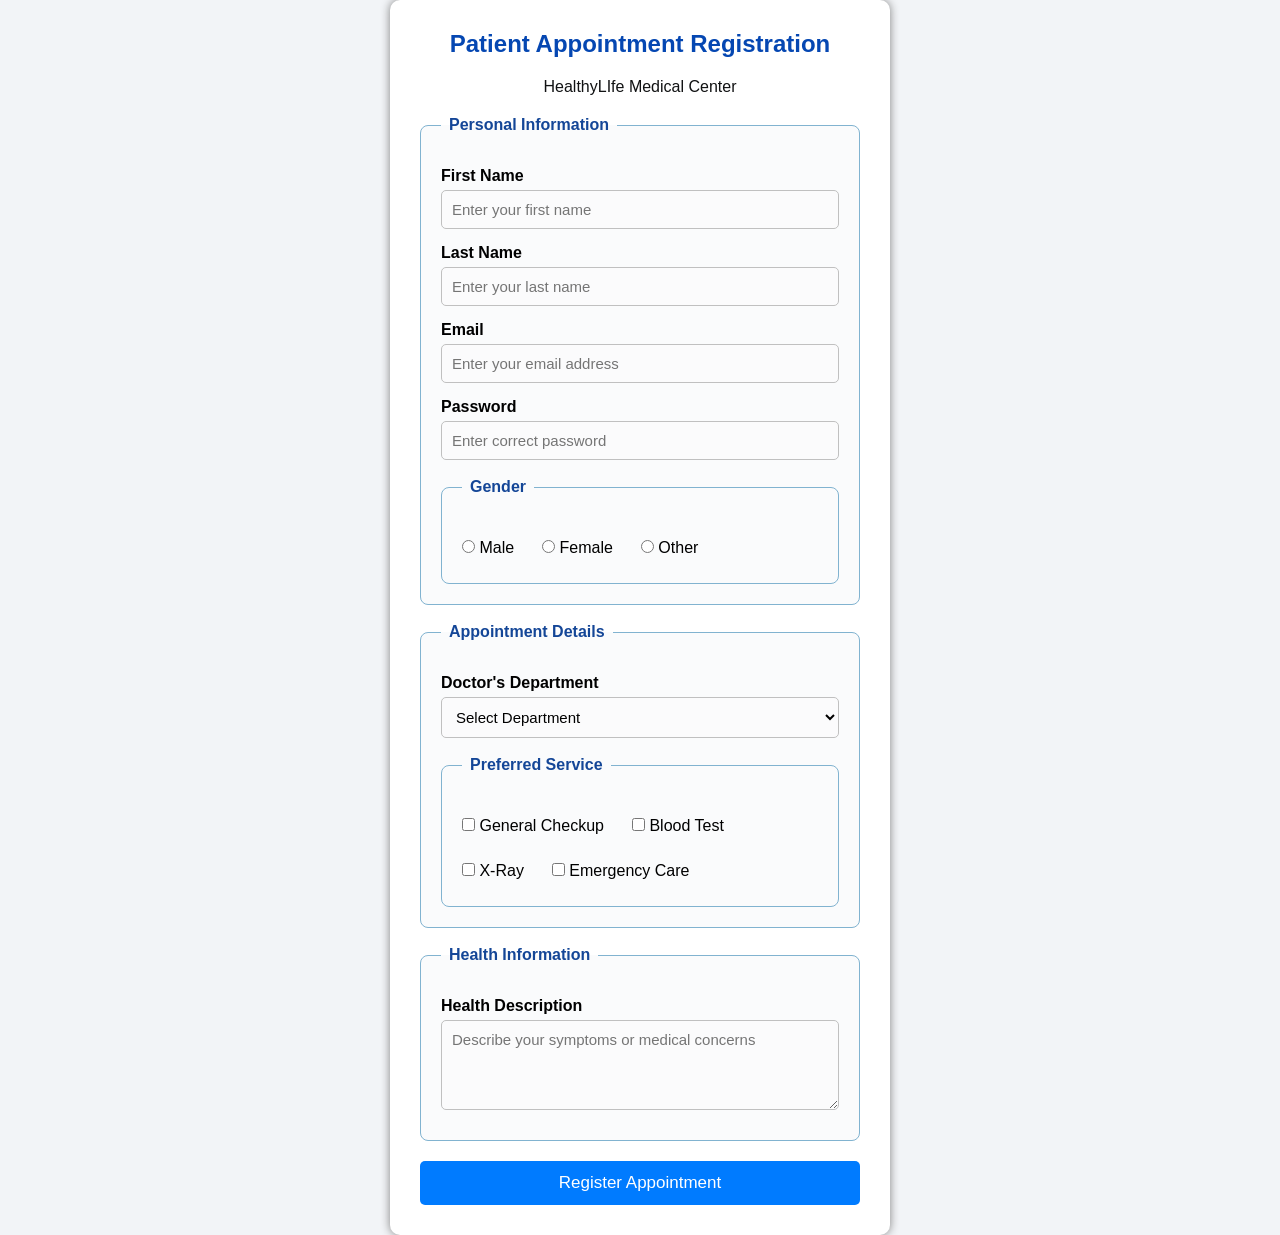
<file: Lab_Final_Mid/index.html>
<!DOCTYPE html>
<html lang="en">

<head>
    <meta charset="UTF-8">
    <meta name="viewport" content="width=device-width, initial-scale=1.0">
    <title>HealthyLife Medical Center</title>

    <link rel="stylesheet" href="style.css">
</head>

<body>

<div class="container">

<h2>Patient Appointment Registration</h2>
<p>HealthyLIfe Medical Center</p>

<form id="myForm">

<fieldset>
    <legend>Personal Information</legend>

    <label for="firstName">First Name</label>
    <input type="text" id="firstName" name="firstName" placeholder="Enter your first name">
    <small id="firstNameError" class="error"></small>

    <label for="lastName">Last Name</label>
    <input type="text" id="lastName" name="lastName" placeholder="Enter your last name">
    <small id="lastNameError" class="error"></small>

    <label for="email">Email</label>
    <input type="email" id="email" name="email" placeholder="Enter your email address">
    <small id="emailError" class="error"></small>

    <label for="password">Password</label>
    <input type="password" id="password" name="password" placeholder="Enter correct password">
    <small id="passwordError" class="error"></small>

    <fieldset>
        <legend>Gender</legend>
        <div class="radio-group">
            <label><input type="radio" name="gender" value="Male"> Male</label>
            <label><input type="radio" name="gender" value="Female"> Female</label>
            <label><input type="radio" name="gender" value="Other"> Other</label>
        </div>
        <small id="genderError" class="error"></small>
    </fieldset>
</fieldset>

<fieldset>
    <legend>Appointment Details</legend>

    <label for="department">Doctor's Department</label>
    <select id="department" name="department">
        <option value="">Select Department</option>
        <option value="Cardiology">Cardiology</option>
        <option value="Neurology">Neurology</option>
        <option value="Orthopedics">Orthopedics</option>
        <option value="Dermatology">Dermatology</option>
        
    </select>
    <small id="departmentError" class="error"></small>

    <fieldset>
        <legend>Preferred Service</legend>
        <div class="checkbox-group">
            <label><input type="checkbox" name="service" value="General Checkup"> General Checkup</label>
            <label><input type="checkbox" name="service" value="Blood Test"> Blood Test</label>
            <label><input type="checkbox" name="service" value="X-Ray"> X-Ray</label>
            <label><input type="checkbox" name="service" value="Emergency Care"> Emergency Care</label>
        </div>
        <small id="serviceError" class="error"></small>
    </fieldset>
</fieldset>

<fieldset>
    <legend>Health Information</legend>

    <label for="description">Health Description</label>
    <textarea id="description" name="description" rows="4" placeholder="Describe your symptoms or medical concerns"></textarea>
    <small id="descriptionError" class="error"></small>
</fieldset>

<button type="submit">Register Appointment</button>

</form>

</div>

<script src="script.js"></script>

</body>
</html>
</file>
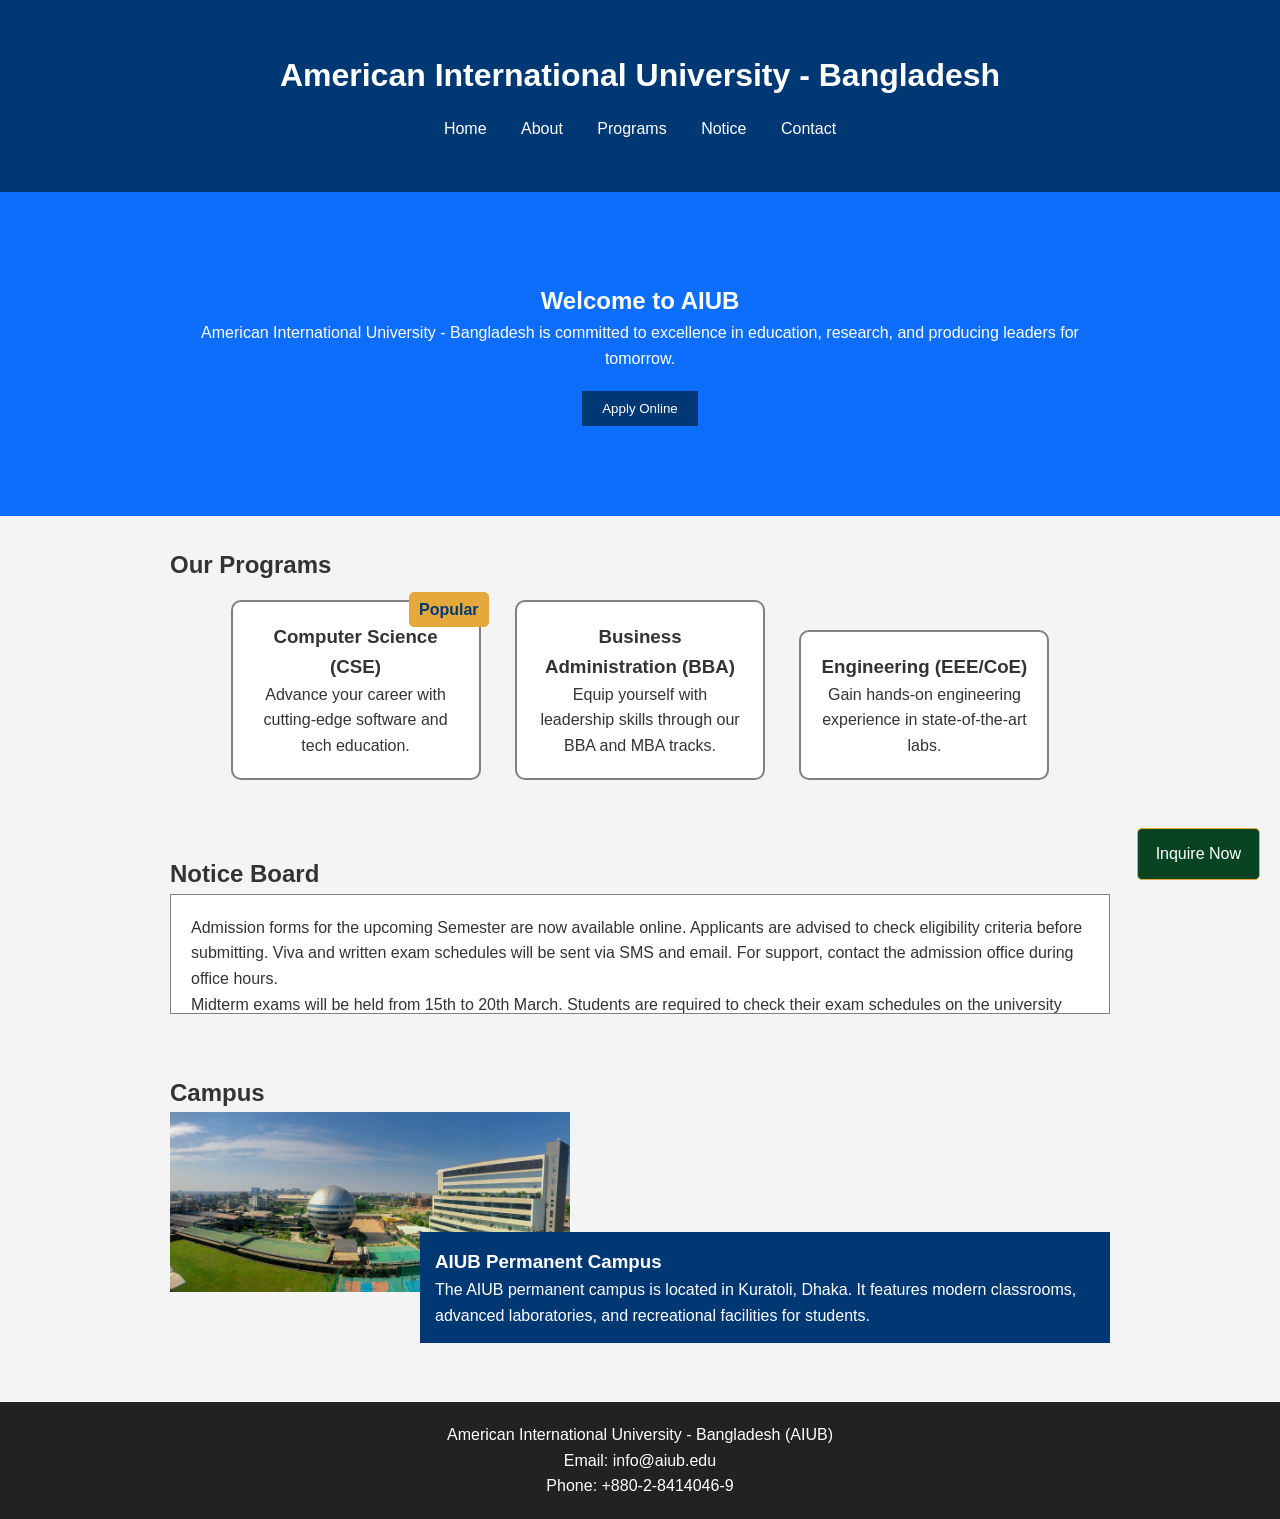
<file: Labtask4/index.html>
<!DOCTYPE html>
<html lang="en">
<head>
    <meta charset="UTF-8">
    <meta name="viewport" content="width=device-width, initial-scale=1.0">
    <title>AIUB - American International University - Bangladesh</title>
    <link rel="stylesheet" href="style.css">
</head>
<body>

    <header class="header">

        <div class="container">

        <h1> American International University - Bangladesh </h1>

            <nav class="navbar">

                <ul class="nav-list">

                    <li class="nav-item"><a href="#">Home</a></li>
                    <li class="nav-item"><a href="#">About</a></li>
                    <li class="nav-item"><a href="#">Programs</a></li>
                    <li class="nav-item"><a href="#">Notice</a></li>
                    <li class="nav-item"><a href="#">Contact</a></li>

                </ul>

            </nav>

        </div>

    </header>

    <section class="welcome">

        <div class="container">

            <h2>Welcome to AIUB</h2>

            <p>
                American International University - Bangladesh is committed to excellence 
                in education, research, and producing leaders for tomorrow.
            </p>

            <button>Apply Online</button>

        </div>

    </section>

    <section class="container">

        <h2>Our Programs</h2>

        <div class="courses">

            <div class="course-card">

                <span class="badge">Popular</span>

                <h3>Computer Science (CSE)</h3>

                <p>Advance your career with cutting-edge software and tech education.</p>

            </div>

            <div class="course-card">

                <h3>Business Administration (BBA)</h3>

                <p>Equip yourself with leadership skills through our BBA and MBA tracks.</p>

            </div>

            <div class="course-card">

                <h3>Engineering (EEE/CoE)</h3>

                <p>Gain hands-on engineering experience in state-of-the-art labs.</p>

            </div>

        </div>

    </section>

    <section class="container">

        <h2>Notice Board</h2>

        <div class="notice">

            Admission forms for the upcoming Semester are now available online.
            Applicants are advised to check eligibility criteria before submitting.
            Viva and written exam schedules will be sent via SMS and email.
            For support, contact the admission office during office hours.<br>
            Midterm exams will be held from 15th to 20th March. Students are required to check their exam schedules on the university portal.<br>
            Aiub is organizing a seminar on "Emerging Technologies in AI" on 25th March. Interested students can register online.<br>

            

        </div>

    </section>

    <section class="container">

        <h2>Campus</h2>

        <div class="campus">

            <div class="image-box">
            
            <img src="aiub-campus.jpg" alt="AIUB Permanent Campus">
            </div> 

            <div class="info-box">

                <h3>AIUB Permanent Campus</h3>

                <p>
                    The AIUB permanent campus is located in Kuratoli, Dhaka. It features modern classrooms, 
                    advanced laboratories, and recreational facilities for students.
                </p>

            </div>

        </div>

    </section>

    <a href="#" class="contact-btn">

        Inquire Now

    </a>

    <footer>

        <p>American International University - Bangladesh (AIUB)</p>

        <p>Email: info@aiub.edu</p>

        <p>Phone: +880-2-8414046-9</p>

    </footer>

</body>
</html>
</file>
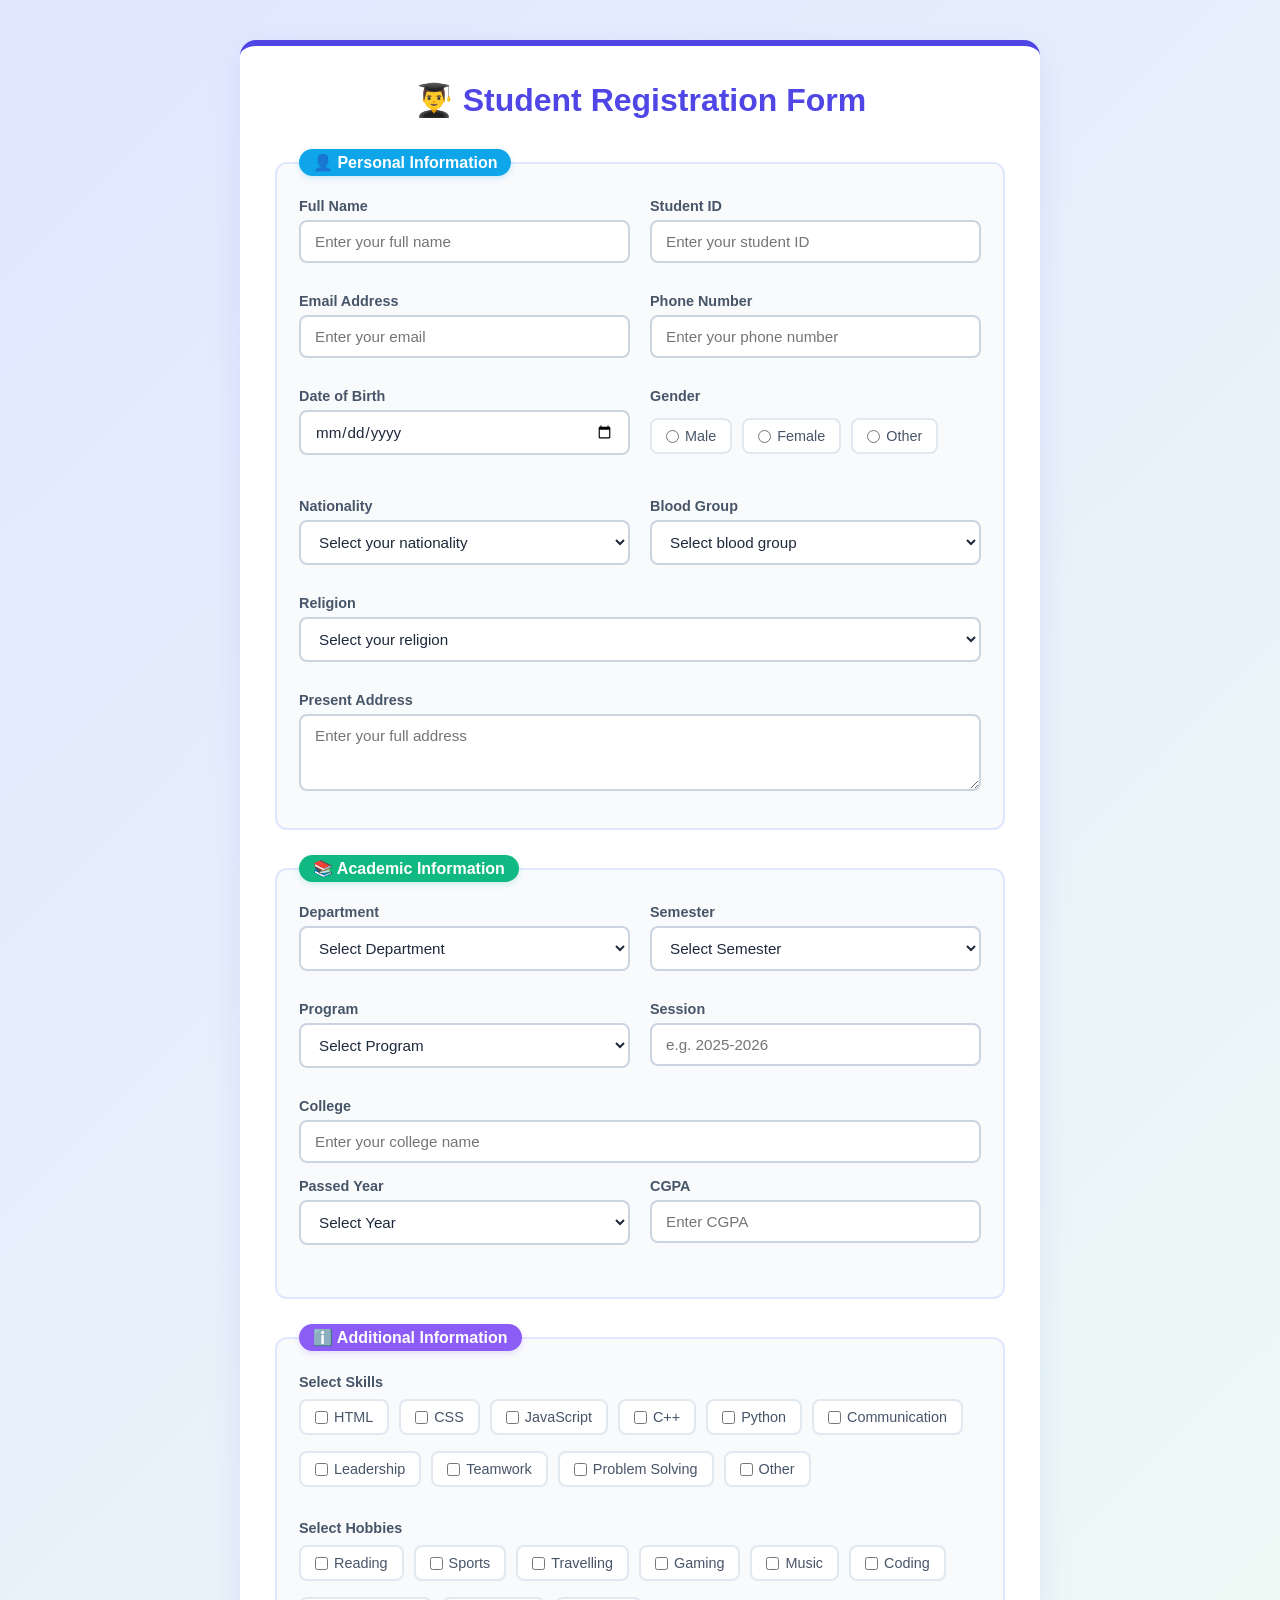
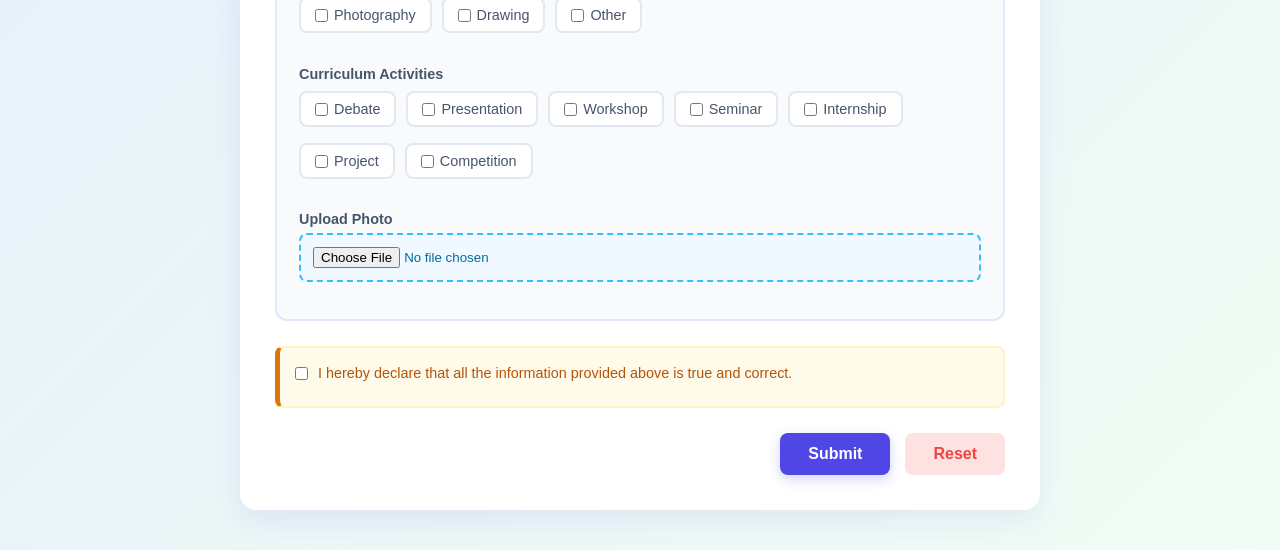
<file: Registration Form/index.html>
<!DOCTYPE html>
<html lang="en">
<head>
    <meta charset="UTF-8">
    <meta name="viewport" content="width=device-width, initial-scale=1.0">
    <title>Student Registration Form</title>
    <link rel="stylesheet" href="style.css">
</head>
<body>
    <div class="form-container">
        <h2>👨‍🎓 Student Registration Form</h2>
        
        <form action="#" method="POST">
            <!-- Personal Information Section -->
            <fieldset>
                <legend>👤 Personal Information</legend>
                
                <div class="form-row">
                    <div class="form-group">
                        <label for="fullname">Full Name</label>
                        <input type="text" id="fullname" name="fullname" placeholder="Enter your full name" required>
                    </div>
                    <div class="form-group">
                        <label for="studentid">Student ID</label>
                        <input type="text" id="studentid" name="studentid" placeholder="Enter your student ID" required>
                    </div>
                </div>

                <div class="form-row">
                    <div class="form-group">
                        <label for="email">Email Address</label>
                        <input type="email" id="email" name="email" placeholder="Enter your email" required>
                    </div>
                    <div class="form-group">
                        <label for="phone">Phone Number</label>
                        <input type="tel" id="phone" name="phone" placeholder="Enter your phone number" required>
                    </div>
                </div>

                <div class="form-row">
                    <div class="form-group">
                        <label for="dob">Date of Birth</label>
                        <input type="date" id="dob" name="dob" required>
                    </div>
                    <div class="form-group">
                        <label>Gender</label>
                        <div class="radio-group">
                            <label><input type="radio" name="gender" value="male" required> Male</label>
                            <label><input type="radio" name="gender" value="female"> Female</label>
                            <label><input type="radio" name="gender" value="other"> Other</label>
                        </div>
                    </div>
                </div>

                <div class="form-row">
                    <div class="form-group">
                        <label for="nationality">Nationality</label>
                        <select id="nationality" name="nationality" required>
                            <option value="" disabled selected>Select your nationality</option>
                            <option value="indian">Indian</option>
                            <option value="american">American</option>
                            <option value="british">British</option>
                            <option value="other">Other</option>
                        </select>
                    </div>
                    <div class="form-group">
                        <label for="bloodgroup">Blood Group</label>
                        <select id="bloodgroup" name="bloodgroup" required>
                            <option value="" disabled selected>Select blood group</option>
                            <option value="apos">A+</option>
                            <option value="aneg">A-</option>
                            <option value="bpos">B+</option>
                            <option value="bneg">B-</option>
                            <option value="abpos">AB+</option>
                            <option value="abneg">AB-</option>
                            <option value="opos">O+</option>
                            <option value="oneg">O-</option>
                        </select>
                    </div>
                </div>

                <div class="form-row">
                    <div class="form-group">
                        <label for="religion">Religion</label>
                        <select id="religion" name="religion" required>
                            <option value="" disabled selected>Select your religion</option>
                            <option value="islam">Islam</option>
                            <option value="hinduism">Hinduism</option>
                            <option value="christianity">Christianity</option>
                            <option value="buddhism">Buddhism</option>
                            <option value="sikhism">Sikhism</option>
                            <option value="judaism">Judaism</option>
                            <option value="atheism">Atheism</option>
                            <option value="other">Other</option>
                        </select>
                    </div>
                </div>

                <div class="form-group">
                    <label for="address">Present Address</label>
                    <textarea id="address" name="address" rows="3" placeholder="Enter your full address" required></textarea>
                </div>
            </fieldset>

            <!-- Academic Information Section -->
            <fieldset>
                <legend>📚 Academic Information</legend>
                
                <div class="form-row">
                    <div class="form-group">
                        <label for="department">Department</label>
                        <select id="department" name="department" required>
                            <option value="" disabled selected>Select Department</option>
                            <option value="cse">Computer Science Engineering</option>
                            <option value="it">Information Technology</option>
                            <option value="ece">Electronics & Communication</option>
                            <option value="civil">Civil Engineering</option>
                            <option value="mechanical">Mechanical Engineering</option>
                        </select>
                    </div>
                    <div class="form-group">
                        <label for="semester">Semester</label>
                        <select id="semester" name="semester" required>
                            <option value="" disabled selected>Select Semester</option>
                            <option value="1">1st Semester</option>
                            <option value="2">2nd Semester</option>
                            <option value="3">3rd Semester</option>
                            <option value="4">4th Semester</option>
                            <option value="5">5th Semester</option>
                            <option value="6">6th Semester</option>
                            <option value="7">7th Semester</option>
                            <option value="8">8th Semester</option>
                            <option value="9">9th Semester</option>
                            <option value="10">10th Semester</option>
                            <option value="11">11th Semester</option>
                            <option value="12">12th Semester</option>
                            
                        </select>
                    </div>
                </div>

                <div class="form-row">
                    <div class="form-group">
                        <label for="program">Program</label>
                        <select id="program" name="program" required>
                            <option value="" disabled selected>Select Program</option>
                            <option value="btech">B.Tech</option>
                            <option value="mtech">M.Tech</option>
                            <option value="diploma">Diploma</option>
                            <optgroup label="Other Programs">
                                <option value="mba">MBA</option>
                                <option value="msc">M.Sc</option>
                                <option value="bsc">B.Sc</option>
                                <option value="phd">PhD</option>
                            </optgroup>
                        </select>
                    </div>
                    <div class="form-group">
                        <label for="session">Session</label>
                        <input type="text" id="session" name="session" placeholder="e.g. 2025-2026" required>
                    </div>
                </div>

                <div class="form-group">
                    <label for="college">College</label>
                    <input type="text" id="college" name="college" placeholder="Enter your college name" required>
                </div>

                <div class="form-row">
                    <div class="form-group">
                        <label for="passedyear">Passed Year</label>
                        <select id="passedyear" name="passedyear" required>
                            <option value="" disabled selected>Select Year</option>
                            <option value="2024">2024</option>
                            <option value="2025">2025</option>
                            <option value="2026">2026</option>
                            <option value="2027">2027</option>
                            <option value="2028">2028</option>
                        </select>
                    </div>
                    <div class="form-group">
                        <label for="cgpa">CGPA</label>
                        <input type="number" id="cgpa" name="cgpa" placeholder="Enter CGPA" min="0" max="10" step="0.01" required>
                    </div>
                </div>
            </fieldset>

            <!-- Additional Information Section -->
            <fieldset>
                <legend>ℹ️ Additional Information</legend>
                
                <div class="checkbox-section">
                    <label>Select Skills</label>
                    <div class="checkbox-group">
                        <label><input type="checkbox" name="skills" value="html"> HTML</label>
                        <label><input type="checkbox" name="skills" value="css"> CSS</label>
                        <label><input type="checkbox" name="skills" value="javascript"> JavaScript</label>
                        <label><input type="checkbox" name="skills" value="cpp"> C++</label>
                        <label><input type="checkbox" name="skills" value="python"> Python</label>
                        <label><input type="checkbox" name="skills" value="communication"> Communication</label>
                        <label><input type="checkbox" name="skills" value="leadership"> Leadership</label>
                        <label><input type="checkbox" name="skills" value="teamwork"> Teamwork</label>
                        <label><input type="checkbox" name="skills" value="problem-solving"> Problem Solving</label>
                        <label><input type="checkbox" name="skills" value="other"> Other</label>
                    </div>
                </div>

                <div class="checkbox-section">
                    <label>Select Hobbies</label>
                    <div class="checkbox-group">
                        <label><input type="checkbox" name="hobbies" value="reading"> Reading</label>
                        <label><input type="checkbox" name="hobbies" value="sports"> Sports</label>
                        <label><input type="checkbox" name="hobbies" value="travelling"> Travelling</label>
                        <label><input type="checkbox" name="hobbies" value="gaming"> Gaming</label>
                        <label><input type="checkbox" name="hobbies" value="music"> Music</label>
                        <label><input type="checkbox" name="hobbies" value="coding"> Coding</label>
                        <label><input type="checkbox" name="hobbies" value="photography"> Photography</label>
                        <label><input type="checkbox" name="hobbies" value="drawing"> Drawing</label>
                        <label><input type="checkbox" name="hobbies" value="other"> Other</label>
                    </div>
                </div>

                <div class="checkbox-section">
                    <label>Curriculum Activities</label>
                    <div class="checkbox-group">
                        <label><input type="checkbox" name="activities" value="debate"> Debate</label>
                        <label><input type="checkbox" name="activities" value="presentation"> Presentation</label>
                        <label><input type="checkbox" name="activities" value="workshop"> Workshop</label>
                        <label><input type="checkbox" name="activities" value="seminar"> Seminar</label>
                        <label><input type="checkbox" name="activities" value="internship"> Internship</label>
                        <label><input type="checkbox" name="activities" value="project"> Project</label>
                        <label><input type="checkbox" name="activities" value="competition"> Competition</label>
                    </div>
                </div>

                <div class="form-group">
                    <label for="photo">Upload Photo</label>
                    <input type="file" id="photo" name="photo" accept="image/*" required>
                </div>
            </fieldset>

            <!-- Declaration -->
            <div class="declaration">
                <label><input type="checkbox" name="declaration" required> I hereby declare that all the information provided above is true and correct.</label>
            </div>

            <!-- Buttons -->
            <div class="button-group">
                <button type="submit" class="submit-btn">Submit</button>
                <button type="reset" class="reset-btn">Reset</button>
            </div>
        </form>
    </div>
</body>
</html>
</file>
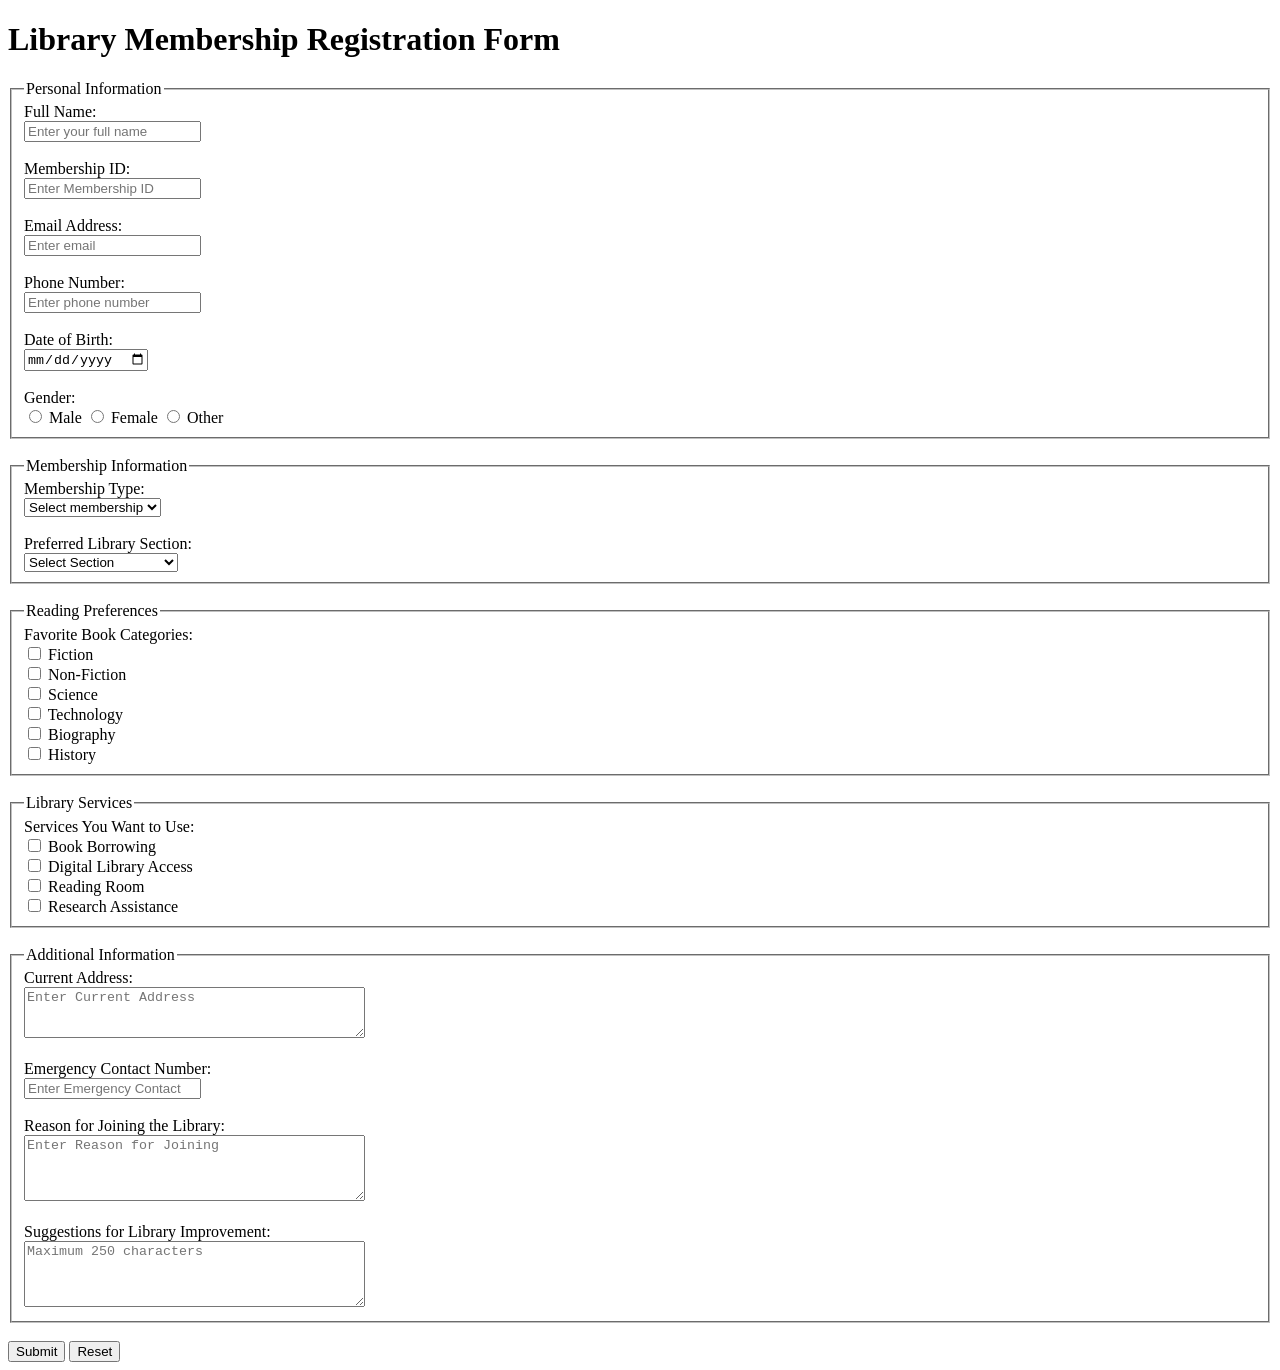
<file: library_membership.html>
<!DOCTYPE html>
<html lang="en">
<head>
    <meta charset="UTF-8">
    <meta name="viewport" content="width=device-width, initial-scale=1.0">
    <title>Library membership Registration Form</title>
</head>
<body>
    <h1>Library Membership Registration Form</h1>
    <form action="#"method="post">
             <fieldset>
            <legend>Personal Information</legend>

            <label>Full Name:</label><br>
            <input type="text" name="fullname" id="fullname" placeholder="Enter your full name" required><br><br>

            <label>Membership ID:</label><br>
            <input type="text" name="memberid" id="memberid" placeholder="Enter Membership ID" required><br><br>

            <label>Email Address:</label><br>
            <input type="email" name="email" id="email" placeholder="Enter email" required><br><br>

            <label>Phone Number:</label><br>
            <input type="tel" name="phone" id="phone" placeholder="Enter phone number" required><br><br>

            <label>Date of Birth:</label><br>
            <input type="date" name="dob" id="dob" required><br><br>

            <label>Gender:</label><br>
            <input type="radio" name="gender" id="male" value="Male">
            <label for="male">Male</label>
            <input type="radio" name="gender" id="female" value="Female">
            <label for="female">Female</label>
            <input type="radio" name="gender" id="other" value="Other">
            <label for="other">Other</label>
        </fieldset>

        <br>

        
        <fieldset>
            <legend>Membership Information</legend>

            <label>Membership Type:</label><br>
            <select name="membership" id="membership">
                 <option value="">Select membership</option>
                <option>Student</option>
                <option>Faculty</option>
                <option>Researcher</option>
                <option>General Member</option>
            </select>

            <br><br>

            <label>Preferred Library Section:</label><br>
            <select name="section" id="section">
                <option value="">Select Section</option>
                <option>Science & Technology</option>
                <option>Literature</option>
                <option>Business Studies</option>
                <option>History</option>
                <option>Arts & Culture</option>
            </select>
        </fieldset>

        <br>


        <fieldset>
            <legend>Reading Preferences</legend>

            <label>Favorite Book Categories:</label><br>

            <input type="checkbox" name="category" value="Fiction"> Fiction<br>
            <input type="checkbox" name="category" value="Non-Fiction"> Non-Fiction<br>
            <input type="checkbox" name="category" value="Science"> Science<br>
            <input type="checkbox" name="category" value="Technology"> Technology<br>
            <input type="checkbox" name="category" value="Biography"> Biography<br>
            <input type="checkbox" name="category" value="History"> History
        </fieldset>

        <br>

        <fieldset>
            <legend>Library Services</legend>

            <label>Services You Want to Use:</label><br>

            <input type="checkbox" name="service" value="Book Borrowing"> Book Borrowing<br>
            <input type="checkbox" name="service" value="Digital Library Access"> Digital Library Access<br>
            <input type="checkbox" name="service" value="Reading Room"> Reading Room<br>
            <input type="checkbox" name="service" value="Research Assistance"> Research Assistance
        </fieldset>
        <br>

          <fieldset>
            <legend>Additional Information</legend>

            <label>Current Address:</label><br>
            <textarea name="address" id="address" placeholder="Enter Current Address" rows="3" cols="40"></textarea><br><br>

            <label>Emergency Contact Number:</label><br>
            <input type="tel" name="emergency" id="emergency" placeholder="Enter Emergency Contact" ><br><br>

            <label>Reason for Joining the Library:</label><br>
            <textarea name="reason" id="reason" placeholder="Enter Reason for Joining" rows="4" cols="40"></textarea><br><br>

            <label>Suggestions for Library Improvement:</label><br>
            <textarea name="suggestion" id="suggestion" rows="4" cols="40"
                      maxlength="250"
                      placeholder="Maximum 250 characters"></textarea>
        </fieldset>

        <br>

        <button type="submit">Submit</button>
        <button type="reset">Reset</button>

    </form>

</body>
</html>
</file>
<file: Lab_Final_Mid/style.css>
*{
margin:0;
padding:0;
box-sizing:border-box;
font-family:Arial;
}

body{
background:#f2f4f7;
display:flex;
justify-content:center;
align-items:center;
min-height:100vh;
}

.container{

width:500px;
background:white;
padding:30px;
border-radius:10px;
box-shadow:0px 0px 10px gray;

}

h2{

text-align:center;
margin-bottom:20px;
color:#0547b2;

}
p{
text-align:center;
margin-bottom:20px;
color:#111213;
}


label{

display:block;
margin-top:15px;
font-weight:bold;

}

input[type=text],
input[type=email],
input[type=password],
select,
textarea{

width:100%;
padding:10px;
margin-top:5px;
border:1px solid #c0c0c0;
border-radius:5px;
background:#fbfbfc;
font-size:15px;

}

fieldset{

border:1px solid #81b3d0;
border-radius:8px;
padding:18px 20px 20px;
margin-top:18px;
background:#fafbfc;
}

legend{

font-size:16px;
font-weight:700;
padding:0 8px;
color:#144697;
}

.radio-group,
.checkbox-group{

margin-top:10px;
display:flex;
flex-wrap:wrap;
gap:12px;
}

.radio-group label,
.checkbox-group label{

font-weight:normal;
margin-right:16px;
}

.error{

color:red;
font-size:13px;
display:block;
margin-top:6px;

}

.errorBorder{

border:2px solid red;

}

.successBorder{

border:2px solid green;

}

button{

width:100%;
margin-top:20px;
padding:12px;
background:#007bff;
color:white;
border:none;
font-size:17px;
cursor:pointer;
border-radius:5px;

}

button:hover{

background:#0056b3;

}
</file>
<file: Labtask4/style.css>
*{
    margin:0;
    padding:0;
    box-sizing:border-box;
    font-family:Arial, Helvetica, sans-serif;
}

body{
    background:#f4f4f4;
    color:#333;
    line-height:1.6;
}

.container{
    max-width:1000px;
    margin:auto;
    padding:30px;
}

.header{
    background:#003874; /* AIUB Blue */
    color:white;
    text-align:center;
    padding:20px;
    position:sticky;
    top:0;
    z-index:100;
}

.nav-list{
    list-style:none;
    margin-top:15px;
}

.nav-item{
    display:inline-block;
    margin:0 15px;
}

.nav-item a{
    color:white;
    text-decoration:none;
}

.welcome{
    background:#0d6efd;
    color:white;
    text-align:center;
    padding:60px 20px;
}

button{
    margin-top:20px;
    padding:10px 20px;
    border:none;
    background:#003874;
    color:white;
    cursor:pointer;
}

button:hover{
    background:#e5a93b; /* AIUB Gold Hover state */
    color:#003874;
}

.courses{
    text-align:center;
}

.course-card{
    display:inline-block;
    width:250px;
    margin:15px;
    padding:20px;
    border:2px solid gray;
    border-radius:10px;
    background:white;
    position:relative;
}

.badge{
    position:absolute;
    top:-10px;
    right:-10px;
    background:#e5a93b; /* AIUB Accent Gold */
    color:#003874;
    font-weight:bold;
    padding:5px 10px;
    border-radius:5px;
}

.notice{
    height:120px;
    overflow:auto;
    background:white;
    padding:20px;
    border:1px solid gray;
}

.campus{
    position:relative;
    height:220px;
}

.image-box{
    width:400px;
    height:180px;
    background:lightgray;
    display:flex;
    justify-content:center;
    align-items:center;
}
.image-box img {
    width: 100%;
    height: 100%;
    object-fit: cover; 
}

.info-box{
    position:absolute;
    top:120px;
    left:250px;
    background:#003874;
    color:white;
    padding:15px;
    z-index:2;
}

.contact-btn{
    position:fixed;
    bottom:20px;
    right:20px;
    background:#084422;
    border:1px solid #e5a93b;
    color:white;
    text-decoration:none;
    padding:12px 18px;
    border-radius:5px;
}

footer{
    background:#222;
    color:white;
    text-align:center;
    padding:20px;
    margin-top:40px;
}
</file>
<file: Registration Form/style.css>
* {
    margin: 0;
    padding: 0;
    box-sizing: border-box;
    font-family: 'Segoe UI', Tahoma, Geneva, Verdana, sans-serif;
}

body {
    background: linear-gradient(135deg, #e0e7ff 0%, #f0fdf4 100%);
    color: #1e293b;
    padding: 40px 20px;
    display: flex;
    justify-content: center;
    align-items: center;
    min-height: 100vh;
}

.form-container {
    background-color: #ffffff;
    max-width: 800px;
    width: 100%;
    padding: 35px;
    border-radius: 16px;
    box-shadow: 0 10px 30px rgba(79, 70, 229, 0.1);
    border-top: 6px solid #4f46e5;
}

h2 {
    text-align: center;
    margin-bottom: 30px;
    color: #4f46e5; 
    font-size: 2rem;
    font-weight: 700;
}

fieldset {
    border: 2px solid #e0e7ff;
    border-radius: 12px;
    padding: 22px;
    margin-bottom: 25px;
    background-color: #f8fafc; 
}

legend {
    font-weight: 700;
    padding: 4px 14px;
    color: #ffffff;
    font-size: 1rem;
    background-color: #0ea5e9; 
    border-radius: 20px;
    box-shadow: 0 2px 6px rgba(14, 165, 233, 0.2);
}

fieldset:nth-of-type(2) legend {
    background-color: #10b981; /* Emerald green badge */
    box-shadow: 0 2px 6px rgba(16, 185, 129, 0.2);
}

fieldset:nth-of-type(3) legend {
    background-color: #8b5cf6; 
    box-shadow: 0 2px 6px rgba(139, 92, 246, 0.2);
}

.form-row {
    display: flex;
    gap: 20px;
    margin-bottom: 15px;
    flex-wrap: wrap;
}

.form-group {
    flex: 1;
    min-width: 250px;
    display: flex;
    flex-direction: column;
    margin-bottom: 15px;
}

fieldset > .form-group {
    margin-bottom: 15px;
}

label {
    margin-bottom: 6px;
    font-weight: 600;
    font-size: 0.9rem;
    color: #475569; 
}


input[type="text"],
input[type="email"],
input[type="tel"],
input[type="date"],
input[type="number"],
select,
textarea {
    width: 100%;
    padding: 11px 14px;
    border: 2px solid #cbd5e1;
    border-radius: 8px;
    font-size: 0.95rem;
    background-color: #fff;
    color: #1e293b;
    transition: all 0.25s ease;
    outline: none;
}

textarea {
    resize: vertical;
}

input:focus,
select:focus,
textarea:focus {
    border-color: #4f46e5;
    background-color: #f5f3ff; 
    box-shadow: 0 0 0 4px rgba(79, 70, 229, 0.15);
}

input[type="file"] {
    border: 2px dashed #38bdf8;
    padding: 12px;
    background-color: #f0f9ff; 
    cursor: pointer;
    border-radius: 8px;
    color: #0369a1;
    font-weight: 500;
}

input[type="file"]:hover {
    background-color: #e0f2fe;
}

.radio-group,
.checkbox-group {
    display: flex;
    flex-wrap: wrap;
    gap: 10px;
    padding: 8px 0;
}

.radio-group label,
.checkbox-group label {
    display: inline-flex;
    align-items: center;
    gap: 6px;
    font-weight: 500;
    font-size: 0.9rem;
    cursor: pointer;
    background-color: #ffffff;
    padding: 8px 14px;
    border-radius: 8px;
    border: 2px solid #e2e8f0;
    color: #475569;
    transition: all 0.2s ease;
}

.radio-group label:hover,
.checkbox-group label:hover {
    border-color: #6366f1;
    background-color: #eef2f6;
    color: #4f46e5;
}

.radio-group input:checked + label,
.checkbox-group input:checked + label {
    border-color: #4f46e5;
    background-color: #eef2f6;
}

.checkbox-section {
    margin-bottom: 18px;
}

.declaration {
    margin: 25px 0;
    padding: 15px;
    background-color: #fffbeb; 
    border: 2px solid #fef3c7;
    border-left: 5px solid #d97706; 
    border-radius: 8px;
}

.declaration label {
    display: flex;
    align-items: flex-start;
    gap: 10px;
    font-weight: 500;
    color: #b45309;
    cursor: pointer;
    line-height: 1.5;
}

.declaration input {
    margin-top: 4px;
    accent-color: #d97706; 
}

.button-group {
    display: flex;
    gap: 15px;
    justify-content: flex-end;
    margin-top: 25px;
}

button {
    padding: 12px 28px;
    font-size: 1rem;
    font-weight: 700;
    border: none;
    border-radius: 8px;
    cursor: pointer;
    transition: all 0.2s ease;
}

.submit-btn {
    background-color: #4f46e5;
    color: white;
    box-shadow: 0 4px 12px rgba(79, 70, 229, 0.25);
}

.submit-btn:hover {
    background-color: #4338ca;
    transform: translateY(-1px); 
    box-shadow: 0 6px 18px rgba(79, 70, 229, 0.35);
}

.submit-btn:active {
    transform: translateY(1px);
}

.reset-btn {
    background-color: #fee2e2; 
    color: #ef4444;
}

.reset-btn:hover {
    background-color: #fca5a5;
    color: #991b1b;
}

@media (max-width: 600px) {
    body {
        padding: 15px 10px;
    }
    
    .form-container {
        padding: 20px 15px;
    }
    
    fieldset {
        padding: 15px 10px;
    }
    
    .button-group {
        flex-direction: column;
    }
    
    button {
        width: 100%;
        text-align: center;
    }
}
</file>
